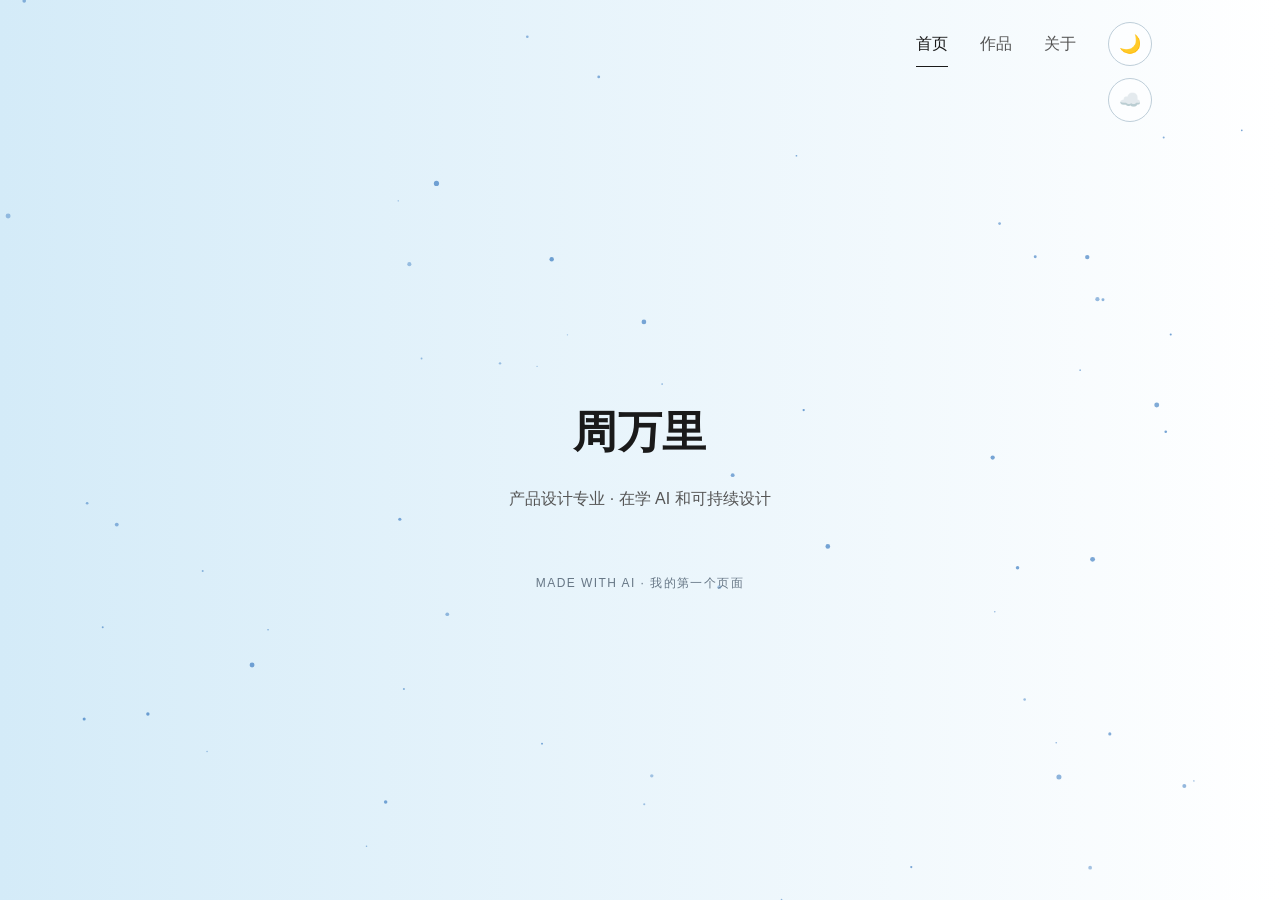
<file: index.html>
<!DOCTYPE html>
<html lang="zh-CN">
<head>
  <meta charset="UTF-8" />
  <meta name="viewport" content="width=device-width, initial-scale=1.0" />
  <meta name="description" content="周万里的个人作品集 · 产品设计、AI 与可持续设计。" />
  <title>周万里 · 首页</title>
  <link rel="stylesheet" href="style.css">
</head>
<body>
  <script>
    // 在内容绘制前恢复主题；存储不可用时仍可正常切换。
    try { document.body.classList.toggle('dark', localStorage.getItem('portfolio-theme') === 'dark'); } catch (_) {}
  </script>
  <canvas id="particles" aria-hidden="true"></canvas>
  <header class="site-header">
    <nav aria-label="主导航">
      <a href="index.html" aria-current="page">首页</a>
      <a href="works.html">作品</a>
      <a href="about.html">关于</a>
    </nav>
    <div class="header-actions">
      <button id="themeToggle" class="theme-toggle" type="button" aria-label="切换深色模式" aria-pressed="false"><span class="icon" aria-hidden="true">🌙</span><span class="tip" role="tooltip">切换深色</span></button>
      <a class="contact-link" href="contact.html" aria-label="联系我 · 查看邮箱">
        <span class="icon-cloud" aria-hidden="true">☁️</span><span class="icon-star" aria-hidden="true">⭐</span>
        <span class="tip" role="tooltip">联系我 · 查看邮箱</span>
      </a>
    </div>
  </header>
  <main>
    <h1>周万里</h1>
    <p>产品设计专业 · 在学 AI 和可持续设计</p>
    <div class="mark">MADE WITH AI · 我的第一个页面</div>
  </main>
  <script src="particles.js"></script>
  <script>
    const toggle = document.getElementById('themeToggle');
    function applyTheme(dark) {
      document.body.classList.toggle('dark', dark);
      toggle.querySelector('.icon').textContent = dark ? '☀️' : '🌙';
      toggle.querySelector('.tip').textContent = dark ? '切换浅色' : '切换深色';
      toggle.setAttribute('aria-label', dark ? '切换浅色模式' : '切换深色模式');
      toggle.setAttribute('aria-pressed', String(dark));
    }
    applyTheme(document.body.classList.contains('dark'));
    toggle.addEventListener('click', () => {
      const dark = !document.body.classList.contains('dark');
      applyTheme(dark);
      try { localStorage.setItem('portfolio-theme', dark ? 'dark' : 'light'); } catch (_) {}
    });
    window.addEventListener('storage', (event) => {
      if (event.key === 'portfolio-theme') applyTheme(event.newValue === 'dark');
    });
  </script>
</body>
</html>
</file>
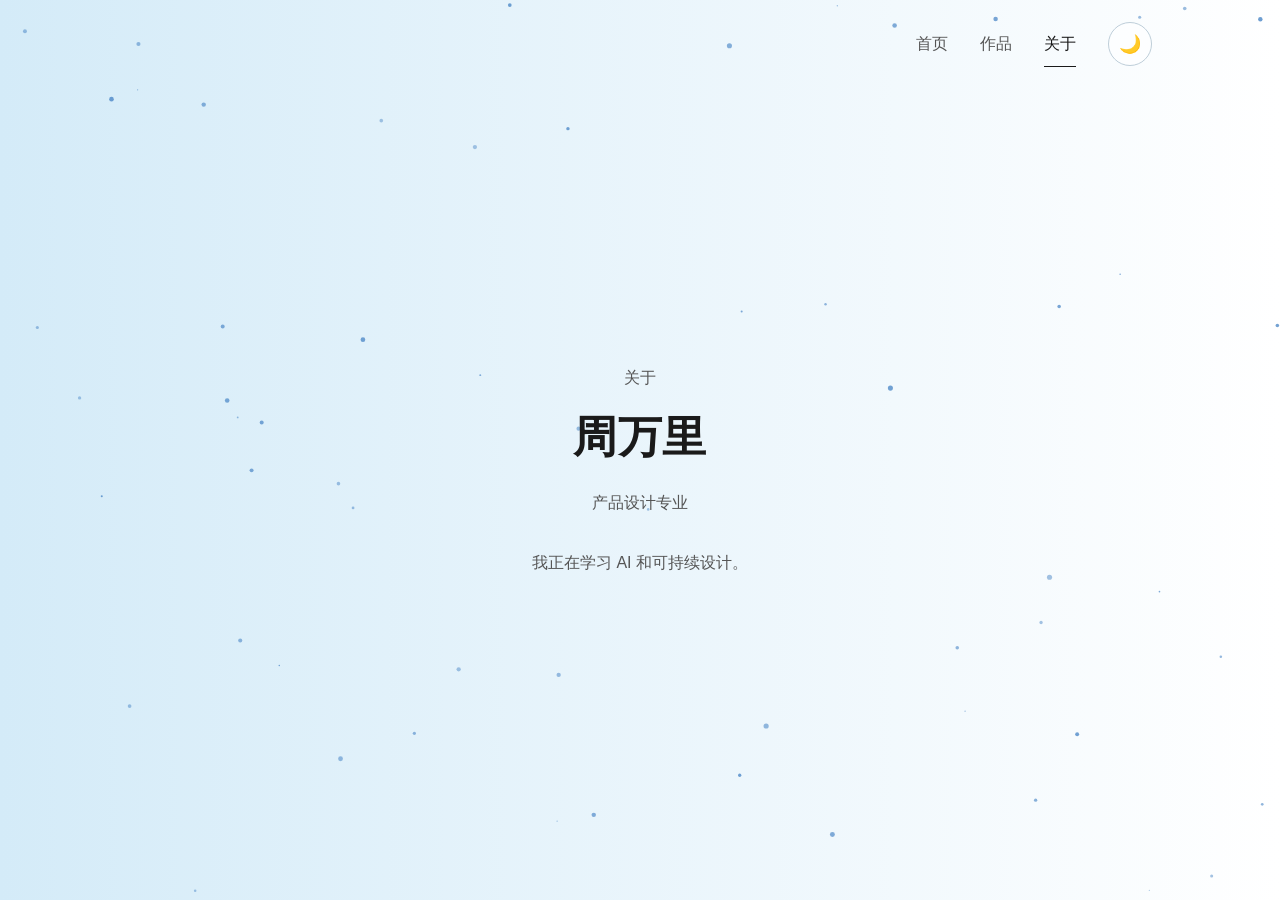
<file: about.html>
<!DOCTYPE html>
<html lang="zh-CN">
<head>
  <meta charset="UTF-8" />
  <meta name="viewport" content="width=device-width, initial-scale=1.0" />
  <meta name="description" content="周万里的个人作品集 · 产品设计、AI 与可持续设计。" />
  <title>周万里 · 关于</title>
  <link rel="stylesheet" href="style.css">
</head>
<body>
  <script>
    // 在内容绘制前恢复主题；存储不可用时仍可正常切换。
    try { document.body.classList.toggle('dark', localStorage.getItem('portfolio-theme') === 'dark'); } catch (_) {}
  </script>
  <canvas id="particles" aria-hidden="true"></canvas>
  <header class="site-header">
    <nav aria-label="主导航">
      <a href="index.html">首页</a>
      <a href="works.html">作品</a>
      <a href="about.html" aria-current="page">关于</a>
    </nav>
    <button id="themeToggle" class="theme-toggle" type="button" aria-label="切换深色模式" aria-pressed="false">🌙</button>
  </header>
  <main>
    <p class="eyebrow">关于</p>
    <h1>周万里</h1>
    <p>产品设计专业</p>
    <div class="page-content">
      <p>我正在学习 AI 和可持续设计。</p>
    </div>
  </main>
  <script src="particles.js"></script>
  <script>
    const toggle = document.getElementById('themeToggle');
    function applyTheme(dark) {
      document.body.classList.toggle('dark', dark);
      toggle.textContent = dark ? '☀️' : '🌙';
      toggle.setAttribute('aria-label', dark ? '切换浅色模式' : '切换深色模式');
      toggle.setAttribute('aria-pressed', String(dark));
    }
    applyTheme(document.body.classList.contains('dark'));
    toggle.addEventListener('click', () => {
      const dark = !document.body.classList.contains('dark');
      applyTheme(dark);
      try { localStorage.setItem('portfolio-theme', dark ? 'dark' : 'light'); } catch (_) {}
    });
    window.addEventListener('storage', (event) => {
      if (event.key === 'portfolio-theme') applyTheme(event.newValue === 'dark');
    });
  </script>
</body>
</html>
</file>
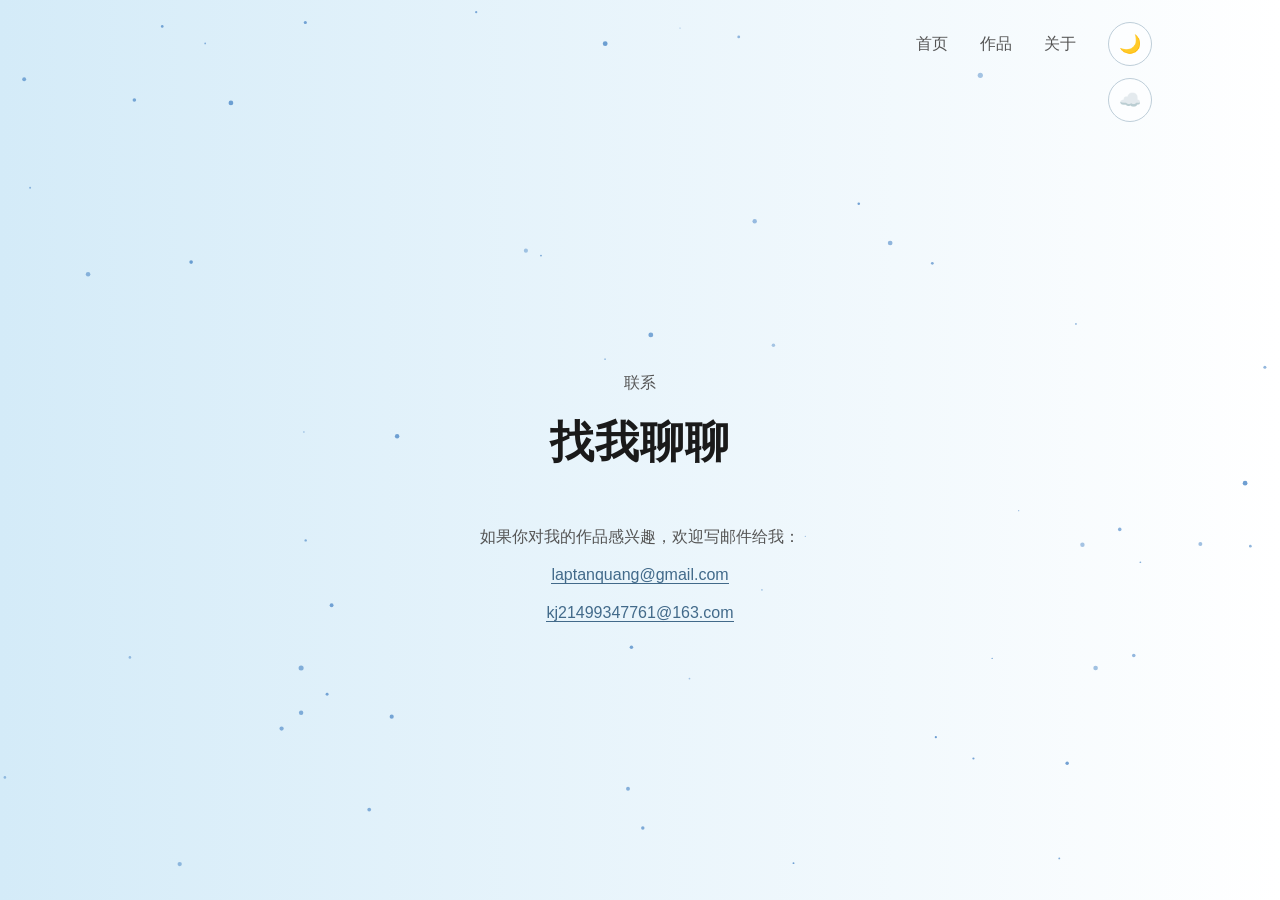
<file: contact.html>
<!DOCTYPE html>
<html lang="zh-CN">
<head>
  <meta charset="UTF-8" />
  <meta name="viewport" content="width=device-width, initial-scale=1.0" />
  <meta name="description" content="联系周万里 · 邮箱地址。" />
  <title>周万里 · 联系</title>
  <link rel="stylesheet" href="style.css">
</head>
<body>
  <script>
    // 在内容绘制前恢复主题；存储不可用时仍可正常切换。
    try { document.body.classList.toggle('dark', localStorage.getItem('portfolio-theme') === 'dark'); } catch (_) {}
  </script>
  <canvas id="particles" aria-hidden="true"></canvas>
  <header class="site-header">
    <nav aria-label="主导航">
      <a href="index.html">首页</a>
      <a href="works.html">作品</a>
      <a href="about.html">关于</a>
    </nav>
    <div class="header-actions">
      <button id="themeToggle" class="theme-toggle" type="button" aria-label="切换深色模式" aria-pressed="false"><span class="icon" aria-hidden="true">🌙</span><span class="tip" role="tooltip">切换深色</span></button>
      <a class="contact-link" href="contact.html" aria-label="联系我 · 查看邮箱">
        <span class="icon-cloud" aria-hidden="true">☁️</span><span class="icon-star" aria-hidden="true">⭐</span>
        <span class="tip" role="tooltip">联系我 · 查看邮箱</span>
      </a>
    </div>
  </header>
  <main>
    <p class="eyebrow">联系</p>
    <h1>找我聊聊</h1>
    <div class="page-content contact-list">
      <p>如果你对我的作品感兴趣，欢迎写邮件给我：</p>
      <p><a class="email" href="mailto:laptanquang@gmail.com">laptanquang@gmail.com</a></p>
      <p><a class="email" href="mailto:kj21499347761@163.com">kj21499347761@163.com</a></p>
    </div>
  </main>
  <script src="particles.js"></script>
  <script>
    const toggle = document.getElementById('themeToggle');
    function applyTheme(dark) {
      document.body.classList.toggle('dark', dark);
      toggle.querySelector('.icon').textContent = dark ? '☀️' : '🌙';
      toggle.querySelector('.tip').textContent = dark ? '切换浅色' : '切换深色';
      toggle.setAttribute('aria-label', dark ? '切换浅色模式' : '切换深色模式');
      toggle.setAttribute('aria-pressed', String(dark));
    }
    applyTheme(document.body.classList.contains('dark'));
    toggle.addEventListener('click', () => {
      const dark = !document.body.classList.contains('dark');
      applyTheme(dark);
      try { localStorage.setItem('portfolio-theme', dark ? 'dark' : 'light'); } catch (_) {}
    });
    window.addEventListener('storage', (event) => {
      if (event.key === 'portfolio-theme') applyTheme(event.newValue === 'dark');
    });
  </script>
</body>
</html>
</file>
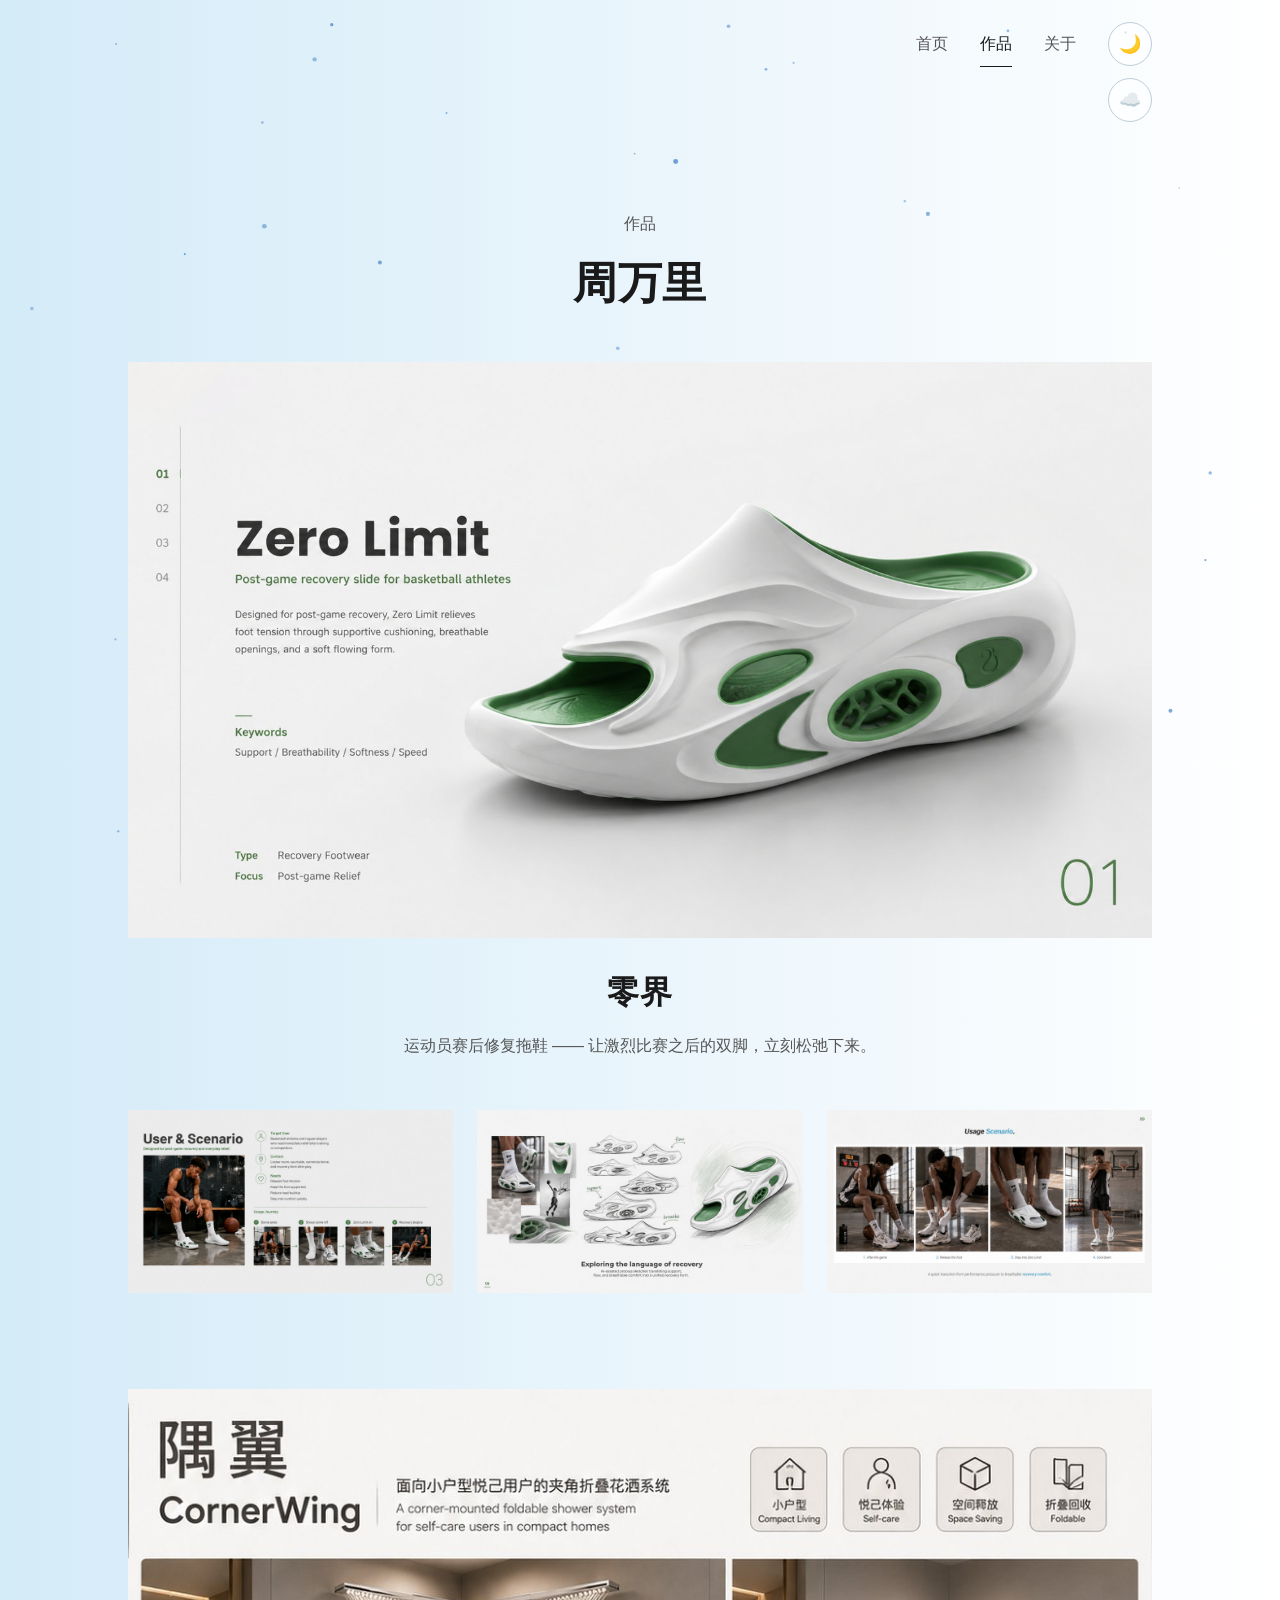
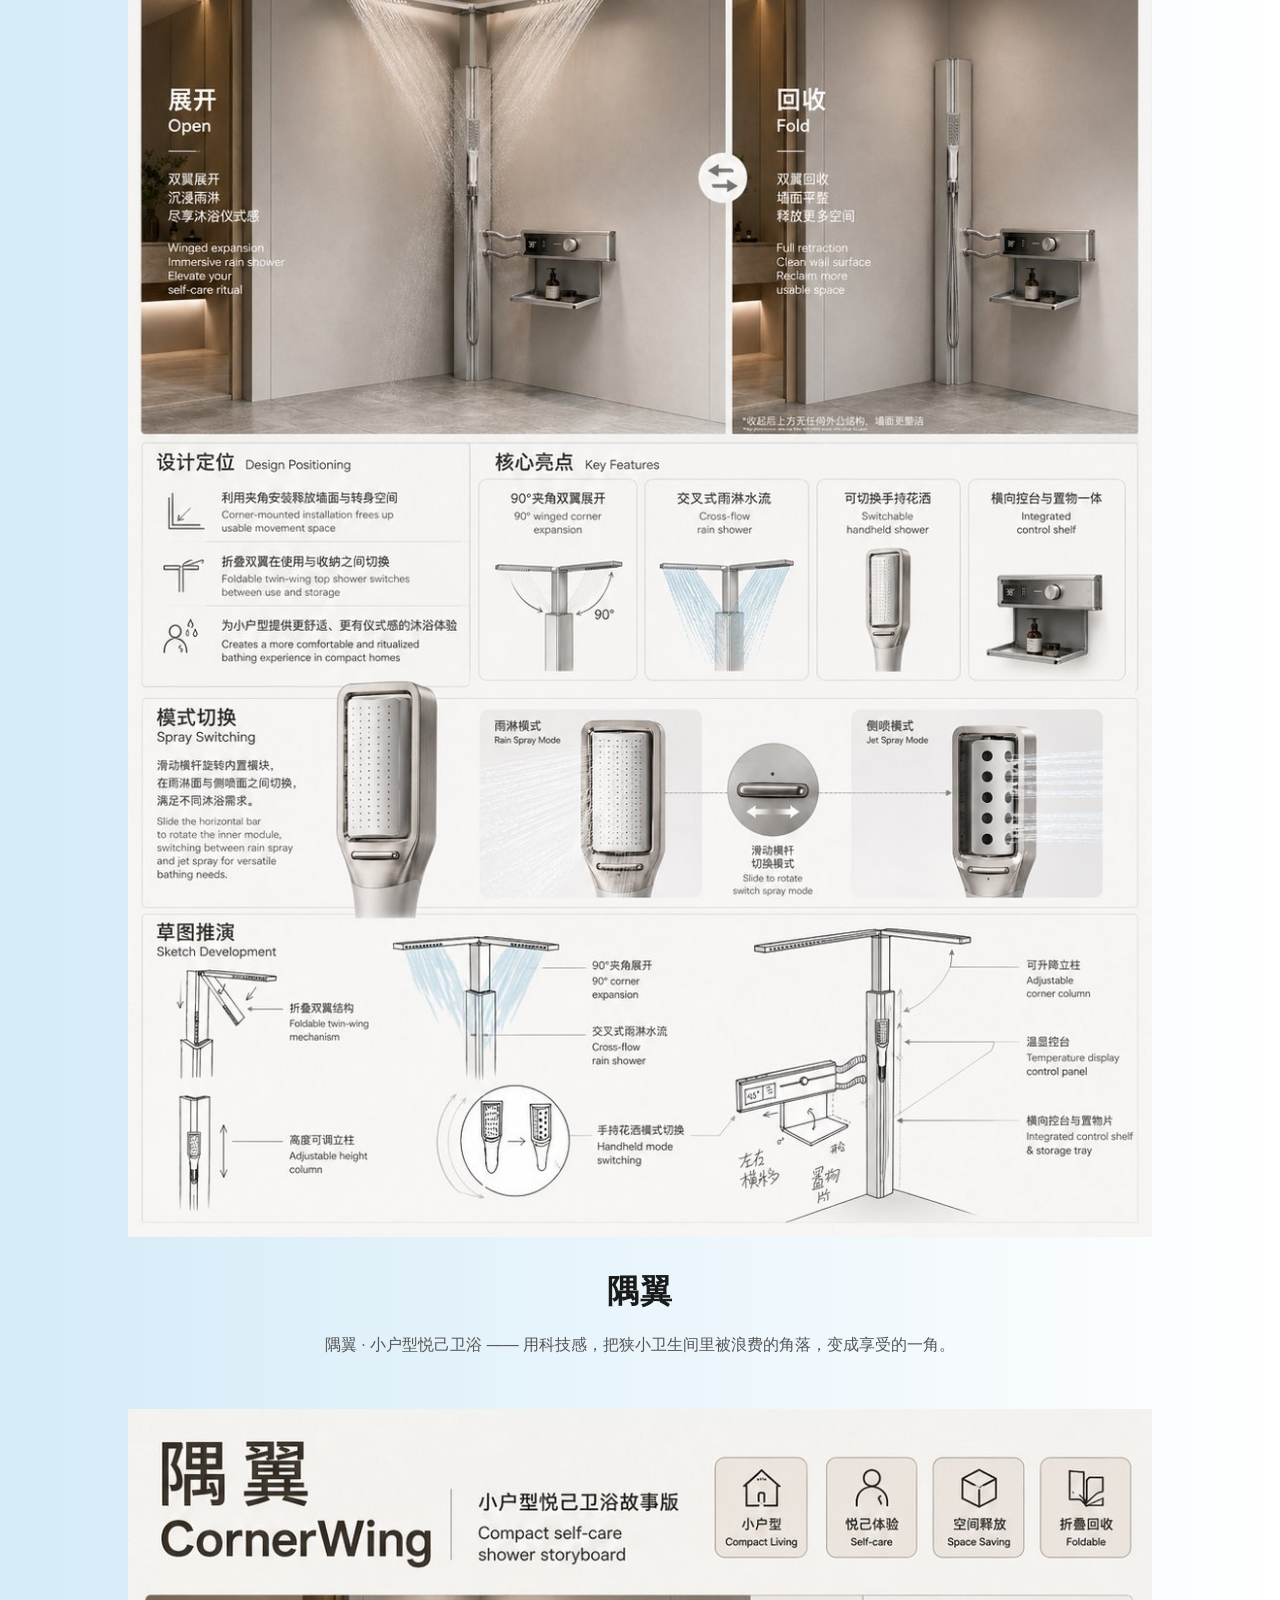
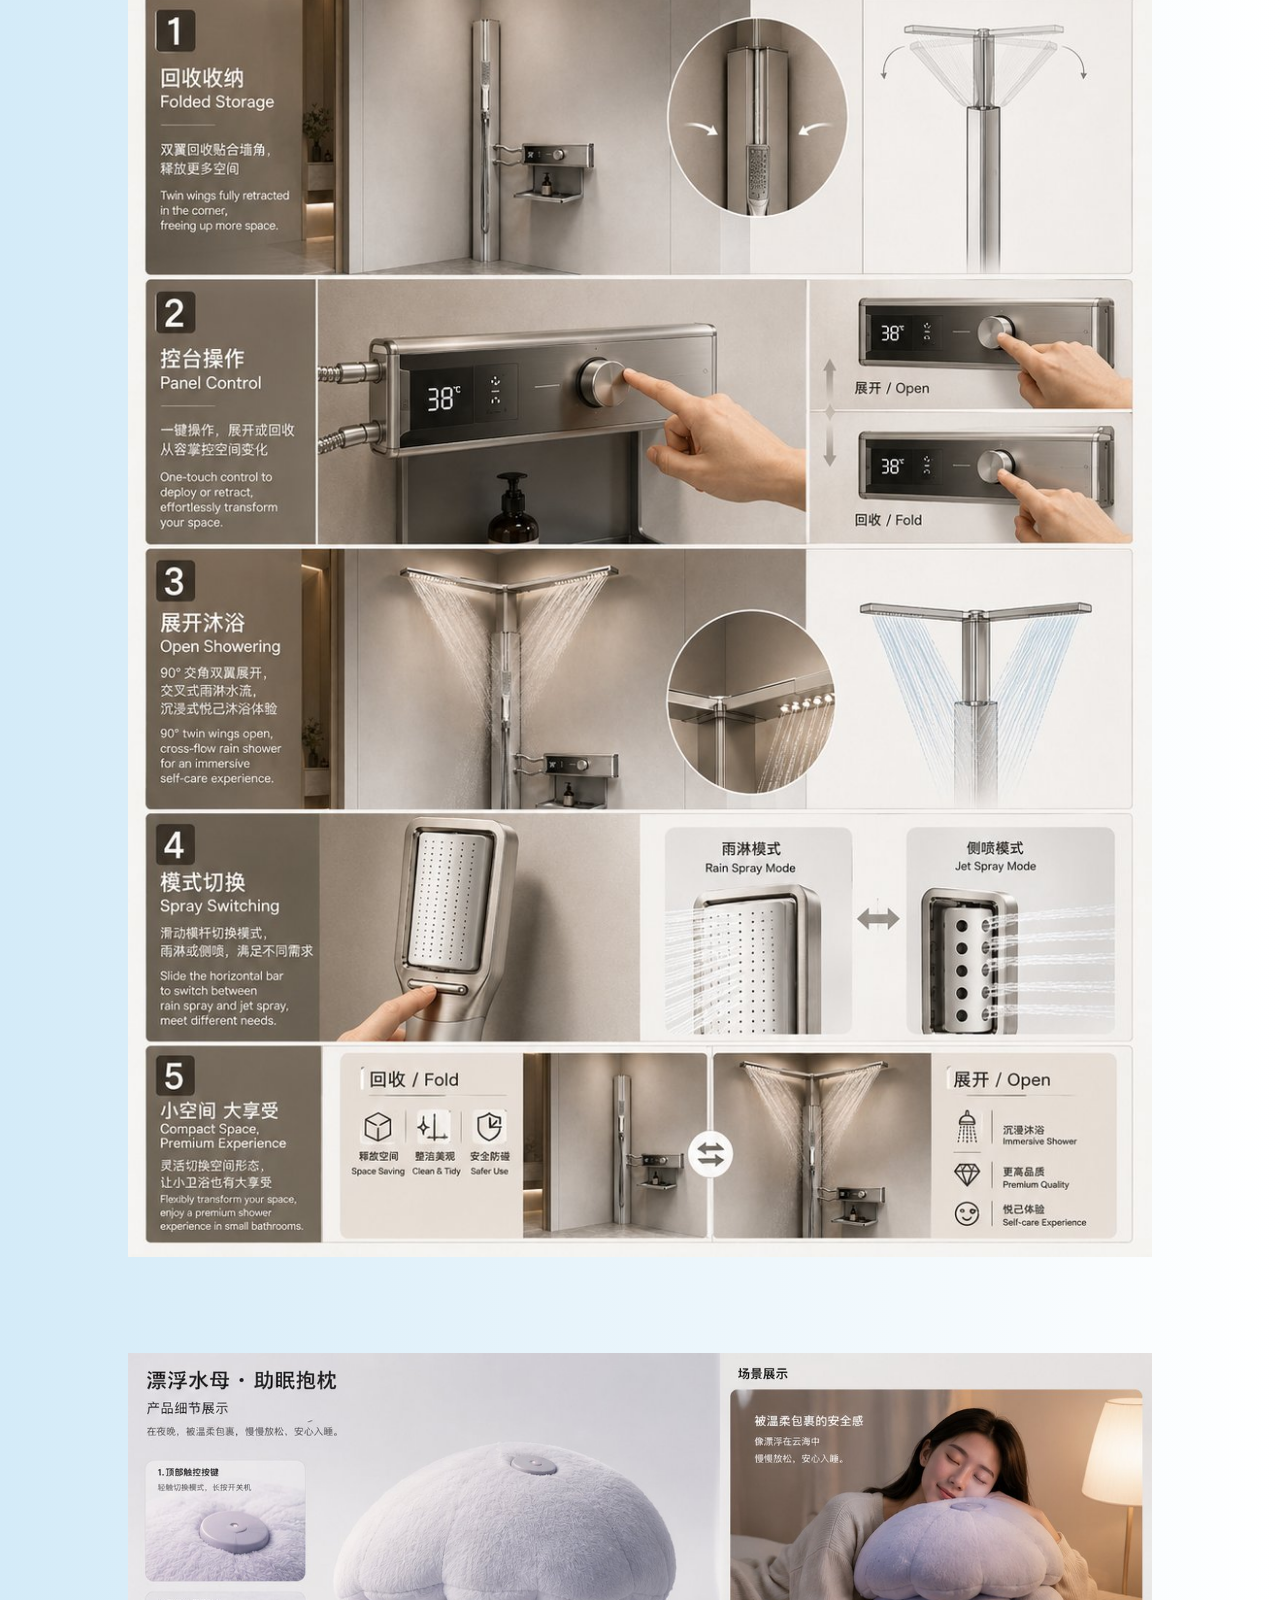
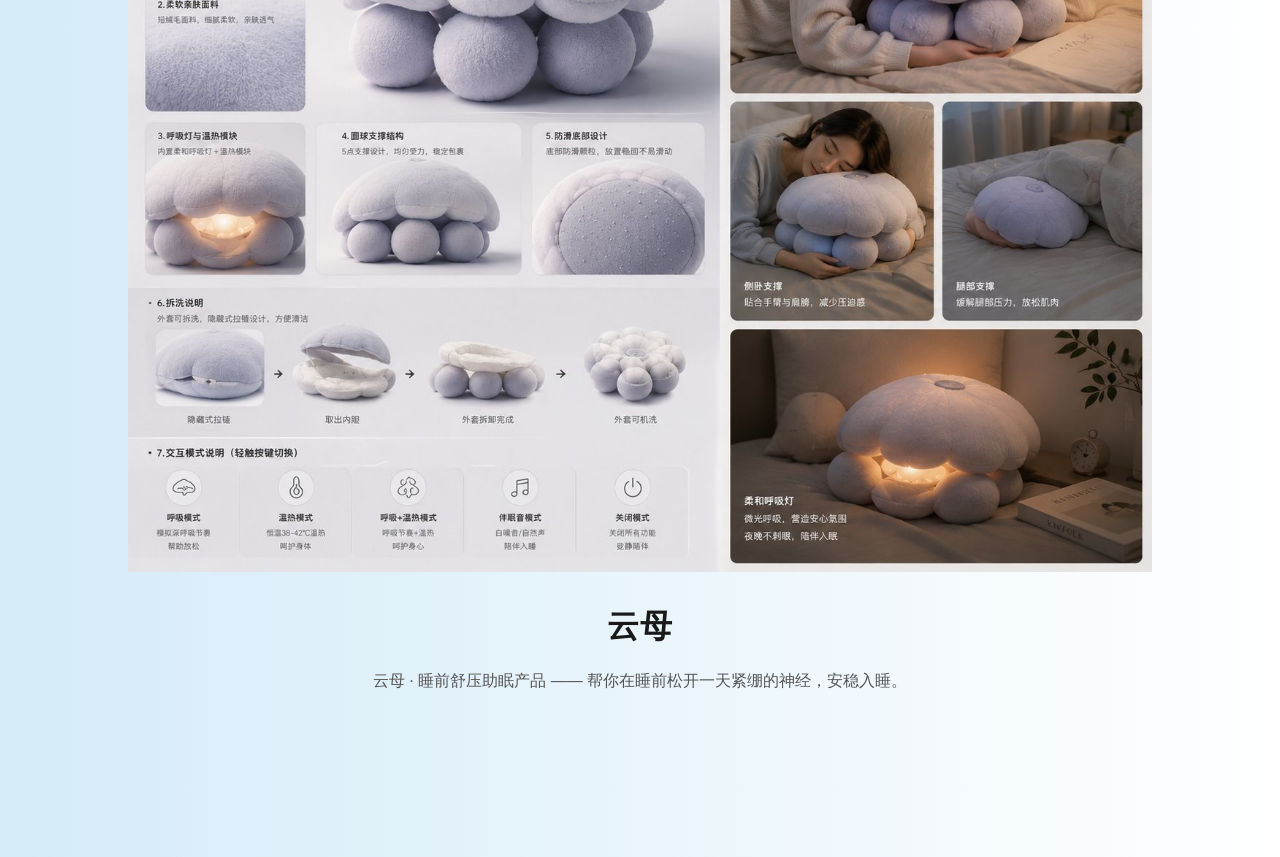
<file: works.html>
<!DOCTYPE html>
<html lang="zh-CN">
<head>
  <meta charset="UTF-8" />
  <meta name="viewport" content="width=device-width, initial-scale=1.0" />
  <meta name="description" content="周万里的个人作品集 · 产品设计、AI 与可持续设计。" />
  <title>周万里 · 作品</title>
  <link rel="stylesheet" href="style.css">
</head>
<body>
  <script>
    // 在内容绘制前恢复主题；存储不可用时仍可正常切换。
    try { document.body.classList.toggle('dark', localStorage.getItem('portfolio-theme') === 'dark'); } catch (_) {}
  </script>
  <canvas id="particles" aria-hidden="true"></canvas>
  <header class="site-header">
    <nav aria-label="主导航">
      <a href="index.html">首页</a>
      <a href="works.html" aria-current="page">作品</a>
      <a href="about.html">关于</a>
    </nav>
    <div class="header-actions">
      <button id="themeToggle" class="theme-toggle" type="button" aria-label="切换深色模式" aria-pressed="false"><span class="icon" aria-hidden="true">🌙</span><span class="tip" role="tooltip">切换深色</span></button>
      <a class="contact-link" href="contact.html" aria-label="联系我 · 查看邮箱">
        <span class="icon-cloud" aria-hidden="true">☁️</span><span class="icon-star" aria-hidden="true">⭐</span>
        <span class="tip" role="tooltip">联系我 · 查看邮箱</span>
      </a>
    </div>
  </header>
  <main class="works-page">
    <p class="eyebrow">作品</p>
    <h1>周万里</h1>
    <section class="page-content project" aria-labelledby="zero-limit-title">
      <img class="project-hero" src="images/zero-limit/page-01.jpg" width="1600" height="900" alt="零界赛后修复拖鞋主图：白色流线鞋身、绿色鞋床与镂空结构" fetchpriority="high" />
      <div class="project-intro">
        <h2 id="zero-limit-title">零界</h2>
        <p>运动员赛后修复拖鞋 —— 让激烈比赛之后的双脚，立刻松弛下来。</p>
      </div>
      <div class="project-gallery">
        <img src="images/zero-limit/page-03.jpg" width="1600" height="900" alt="零界效果图：运动员在更衣室穿着拖鞋，展示赛后换鞋与放松场景" loading="lazy" decoding="async" />
        <img src="images/zero-limit/page-06.jpg" width="1600" height="900" alt="零界效果图：流线鞋身的设计草图、材质参考与产品造型" loading="lazy" decoding="async" />
        <img src="images/zero-limit/page-09.jpg" width="1600" height="900" alt="零界穿着细节：赛后脱下运动鞋、换上拖鞋并进行放松拉伸" loading="lazy" decoding="async" />
      </div>
    </section>
    <section class="page-content project" aria-labelledby="corner-wing-title">
      <img class="project-hero" src="images/work-2.jpg" width="1055" height="1491" alt="隅翼卫浴花洒整体结构：墙角双翼花洒展开与折叠状态、控台和置物架" loading="lazy" decoding="async" />
      <div class="project-intro">
        <h2 id="corner-wing-title">隅翼</h2>
        <p>隅翼 · 小户型悦己卫浴 —— 用科技感，把狭小卫生间里被浪费的角落，变成享受的一角。</p>
      </div>
      <div class="project-gallery">
        <img src="images/work-3.jpg" width="1055" height="1491" alt="隅翼附件细节展示：花洒折叠收纳、控台操作、双翼展开及手持花洒模式切换" loading="lazy" decoding="async" />
      </div>
    </section>
    <section class="page-content project" aria-labelledby="cloud-jelly-title">
      <img class="project-hero" src="images/work-4.jpg" width="1402" height="1122" alt="云母睡前舒压助眠产品展板：水母造型抱枕、柔和呼吸灯、产品细节与睡前抱靠场景" loading="lazy" decoding="async" />
      <div class="project-intro">
        <h2 id="cloud-jelly-title">云母</h2>
        <p>云母 · 睡前舒压助眠产品 —— 帮你在睡前松开一天紧绷的神经，安稳入睡。</p>
      </div>
    </section>
  </main>
  <script src="particles.js"></script>
  <script>
    const toggle = document.getElementById('themeToggle');
    function applyTheme(dark) {
      document.body.classList.toggle('dark', dark);
      toggle.querySelector('.icon').textContent = dark ? '☀️' : '🌙';
      toggle.querySelector('.tip').textContent = dark ? '切换浅色' : '切换深色';
      toggle.setAttribute('aria-label', dark ? '切换浅色模式' : '切换深色模式');
      toggle.setAttribute('aria-pressed', String(dark));
    }
    applyTheme(document.body.classList.contains('dark'));
    toggle.addEventListener('click', () => {
      const dark = !document.body.classList.contains('dark');
      applyTheme(dark);
      try { localStorage.setItem('portfolio-theme', dark ? 'dark' : 'light'); } catch (_) {}
    });
    window.addEventListener('storage', (event) => {
      if (event.key === 'portfolio-theme') applyTheme(event.newValue === 'dark');
    });
  </script>
</body>
</html>
</file>
<file: style.css>
* { margin: 0; padding: 0; box-sizing: border-box; }
    body {
      min-height: 100vh;
      min-height: 100svh;
      display: flex;
      flex-direction: column;
      background: linear-gradient(90deg, #d4ebf8 0%, #ffffff 100%);
      color: #1a1a1a;
      font-family: "PingFang SC", "Microsoft YaHei", -apple-system, sans-serif;
      font-size: 16px;
      line-height: 2.0;
      transition: color 0.4s;
    }
    #particles { position: fixed; inset: 0; width: 100%; height: 100%; z-index: 0; pointer-events: none; }
    .site-header {
      position: relative;
      z-index: 3;
      width: 100%;
      max-width: 1088px;
      margin: 0 auto;
      padding: 22px 32px;
      display: flex;
      align-items: flex-start;
      justify-content: flex-end;
      gap: 32px;
    }
    nav { display: flex; align-items: center; gap: 32px; min-height: 44px; }
    a { color: inherit; text-decoration: none; }
    nav a { color: #555; padding: 6px 0; border-bottom: 1px solid transparent; }
    nav a:hover, nav a[aria-current="page"] { color: #1a1a1a; border-bottom-color: currentColor; }
    a:focus-visible, button:focus-visible { outline: 2px solid #426a8a; outline-offset: 6px; }
    .theme-toggle {
      flex: 0 0 44px;
      width: 44px;
      height: 44px;
      border: 1px solid #bdcdd8;
      border-radius: 50%;
      background: rgba(255, 255, 255, 0.55);
      font-size: 18px;
      cursor: pointer;
    }
    main {
      position: relative;
      z-index: 1;
      flex: 1;
      display: flex;
      flex-direction: column;
      align-items: center;
      justify-content: center;
      width: 100%;
      max-width: 704px;
      margin: 0 auto;
      padding: 64px 24px 112px;
      text-align: center;
    }
    h1 { font-size: 44px; font-weight: 600; line-height: 1.4; letter-spacing: 0.02em; margin-bottom: 20px; }
    p { font-size: 16px; line-height: 2.0; color: #555; }
    .eyebrow { margin-bottom: 12px; }
    .page-content { margin-top: 28px; }
    .mark { margin-top: 56px; font-size: 12px; color: #677786; letter-spacing: 0.12em; }
    .works-page { max-width: 1088px; padding-left: 32px; padding-right: 32px; }
    .project { width: 100%; }
    .project + .project { margin-top: 96px; }
    .project img { display: block; width: 100%; height: auto; }
    .project-intro { max-width: 656px; margin: 32px auto 48px; }
    .project-intro h2 { font-size: 32px; font-weight: 600; line-height: 1.4; letter-spacing: 0.02em; margin-bottom: 16px; }
    .project-gallery { display: grid; grid-template-columns: repeat(auto-fit, minmax(min(100%, 280px), 1fr)); gap: 24px; }
    body.dark { background: linear-gradient(90deg, #211a38 0%, #110d1e 100%); color: #f0ecf7; }
    body.dark p, body.dark nav a { color: #b2a9c6; }
    body.dark nav a:hover, body.dark nav a[aria-current="page"] { color: #f0ecf7; }
    body.dark .theme-toggle { background: rgba(56, 47, 80, 0.75); border-color: #4a3f66; }
    body.dark .mark { color: #a49bb8; }
    body.dark a:focus-visible, body.dark button:focus-visible { outline-color: #cddd92; }
    @media (max-width: 480px) {
      .site-header { justify-content: center; gap: 24px; padding: 18px 20px; }
      nav { gap: 24px; }
      main { padding: 48px 24px 80px; }
    }
    @media (width < 640px) {
      body { line-height: 1.8; }
      .site-header { justify-content: center; gap: 20px; padding-left: 20px; padding-right: 20px; }
      nav { justify-content: center; gap: 20px; font-size: 14px; }
      main { padding-left: 20px; padding-right: 20px; }
      h1 { font-size: 28px; }
      p { font-size: 16px; line-height: 1.8; }
      p + p, .page-content { margin-top: 24px; }
      .works-page { padding-left: 20px; padding-right: 20px; }
      .project + .project { margin-top: 64px; }
      .project-intro { margin: 24px auto; }
      .project-intro h2 { font-size: 24px; }
      .project-gallery { grid-template-columns: 1fr; }
    }
    @media (prefers-reduced-motion: reduce) { body { transition: none; } }

    /* 联系入口：主题切换按钮下方 */
    .header-actions { display: flex; flex-direction: column; align-items: center; gap: 12px; }
    .contact-link {
      flex: 0 0 44px;
      width: 44px; height: 44px;
      display: inline-flex; align-items: center; justify-content: center;
      border: 1px solid #bdcdd8;
      border-radius: 50%;
      background: rgba(255, 255, 255, 0.55);
      font-size: 18px;
      line-height: 1;
    }
    .contact-link .icon-star { display: none; }
    body.dark .contact-link { background: rgba(56, 47, 80, 0.75); border-color: #4a3f66; }
    body.dark .contact-link .icon-cloud { display: none; }
    body.dark .contact-link .icon-star { display: inline; }

    /* 联系页的邮箱 */
    .contact-list { display: flex; flex-direction: column; align-items: center; gap: 6px; }
    .contact-list .email { color: #426a8a; border-bottom: 1px solid currentColor; word-break: break-all; }
    .contact-list .email:hover { color: #1a1a1a; }
    body.dark .contact-list .email { color: #cddd92; }
    body.dark .contact-list .email:hover { color: #f0ecf7; }

    /* 联系图标的悬停提示（鼠标放上去才出现） */
    .contact-link, .theme-toggle { position: relative; }
    .contact-link .tip, .theme-toggle .tip {
      position: absolute;
      top: calc(100% + 10px);
      right: 0;
      z-index: 5;
      transform: translateY(-4px);
      white-space: nowrap;
      font-size: 12px;
      line-height: 1.4;
      padding: 5px 10px;
      border-radius: 6px;
      background: rgba(26, 26, 26, 0.88);
      color: #ffffff;
      opacity: 0;
      pointer-events: none;
      transition: opacity 0.2s ease, transform 0.2s ease;
    }
    .contact-link:hover .tip, .contact-link:focus-visible .tip,
    .theme-toggle:hover .tip, .theme-toggle:focus-visible .tip { opacity: 1; transform: translateY(0); }
    body.dark .contact-link .tip, body.dark .theme-toggle .tip { background: rgba(240, 236, 247, 0.92); color: #211a38; }

    /* 触屏设备没有"悬停"：不显示提示，避免点击后残留、遮挡画面 */
    @media (hover: none) {
      .contact-link .tip,
      .theme-toggle .tip { display: none; }
    }
</file>
